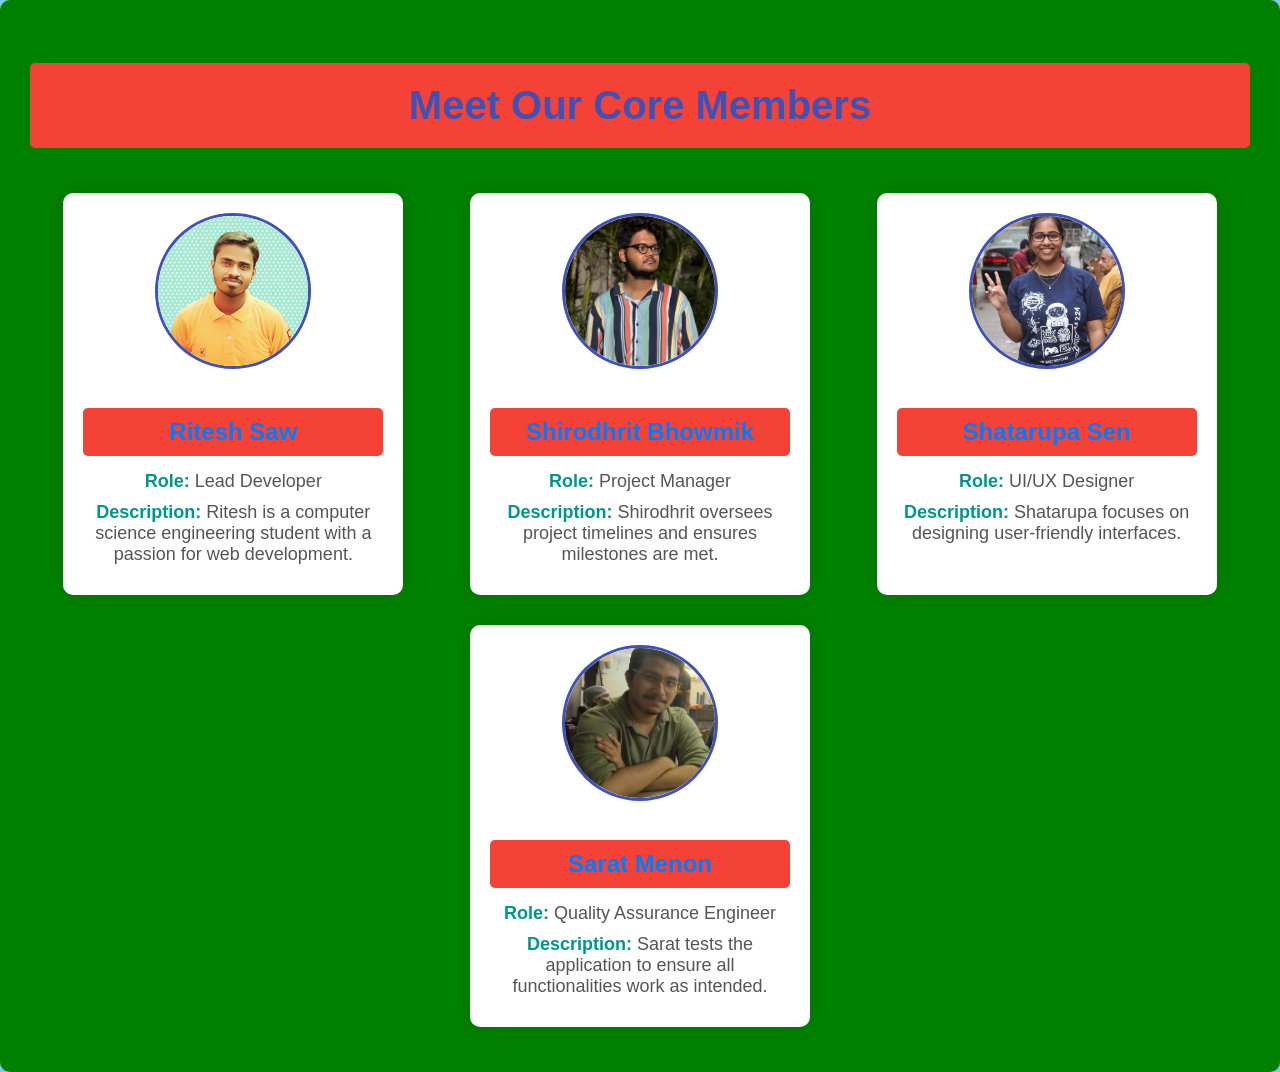
<file: core_members.html>
<!DOCTYPE html>
<html lang="en">
<head>
    <meta charset="UTF-8">
    <meta name="viewport" content="width=device-width, initial-scale=1.0">
    <title>Core Members</title>
    <link rel="stylesheet" href="styles1.css">
</head>
<body>
    <div class="container">
        <h2>Meet Our Core Members</h2>
        <div class="members">
            <div class="member">
                <img src="1728912509976.jpg" alt="Ritesh Saw" class="member-img"> <!-- Placeholder for Ritesh's image -->
                <h3>Ritesh Saw</h3>
                <p><strong>Role:</strong> Lead Developer</p>
                <p><strong>Description:</strong> Ritesh is a computer science engineering student with a passion for web development.</p>
            </div>
            <div class="member">
                <img src="shirodhrit.png" alt="Shirodhrit Bhowmik" class="member-img"> <!-- Placeholder for Aisha's image -->
                <h3>Shirodhrit Bhowmik</h3>
                <p><strong>Role:</strong> Project Manager</p>
                <p><strong>Description:</strong> Shirodhrit  oversees project timelines and ensures milestones are met.</p>
            </div>
            <div class="member">
                <img src="satarupa.jpg" alt="Shatarupa Sen" class="member-img"> <!-- Placeholder for Mohammed's image -->
                <h3>Shatarupa Sen</h3>
                <p><strong>Role:</strong> UI/UX Designer</p>
                <p><strong>Description:</strong> Shatarupa focuses on designing user-friendly interfaces.</p>
            </div>
            <div class="member">
                <img src="sarat.jpg" alt="Sarat Menon" class="member-img"> <!-- Placeholder for Sara's image -->
                <h3>Sarat Menon</h3>
                <p><strong>Role:</strong> Quality Assurance Engineer</p>
                <p><strong>Description:</strong> Sarat tests the application to ensure all functionalities work as intended.</p>
            </div>
        </div>
    </div>
    <script src="main.js"></script>
</body>
</html>
</file>
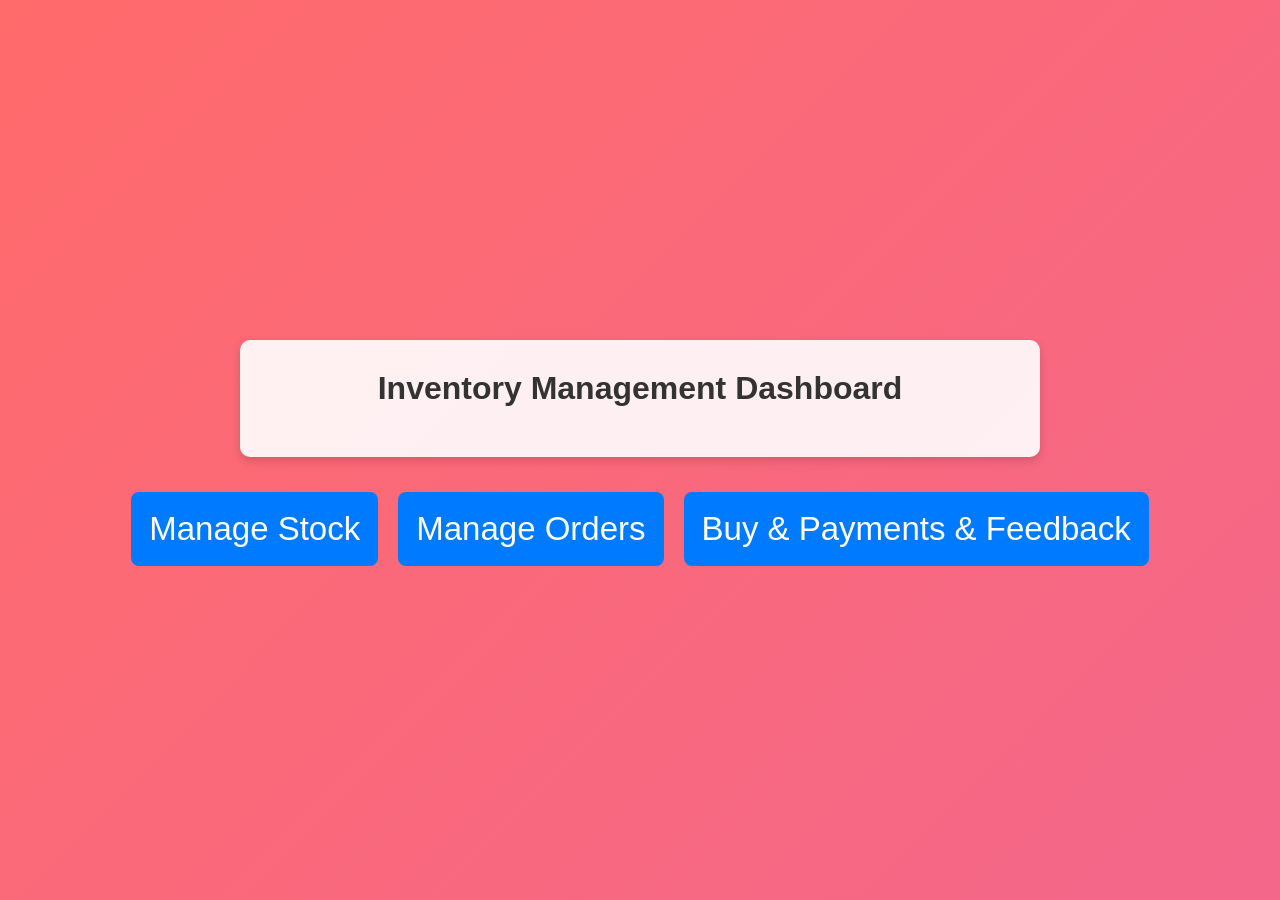
<file: dashboard.html>
<!DOCTYPE html>
<html lang="en">
<head>
    <meta charset="UTF-8">
    <meta name="viewport" content="width=device-width, initial-scale=1.0">
    <title>IMS - Dashboard</title>
    <link rel="stylesheet" href="styles.css">
</head>
<body>
    <header>
        <h1>Inventory Management Dashboard</h1>
    </header>
    <nav class="dashboard-nav">
        
        <a href="stock.html">Manage Stock</a>
        <a href="orders.html">Manage Orders</a>
        <a href="payments.html">Buy & Payments & Feedback</a>
    </nav>
</body>
</html>
</file>
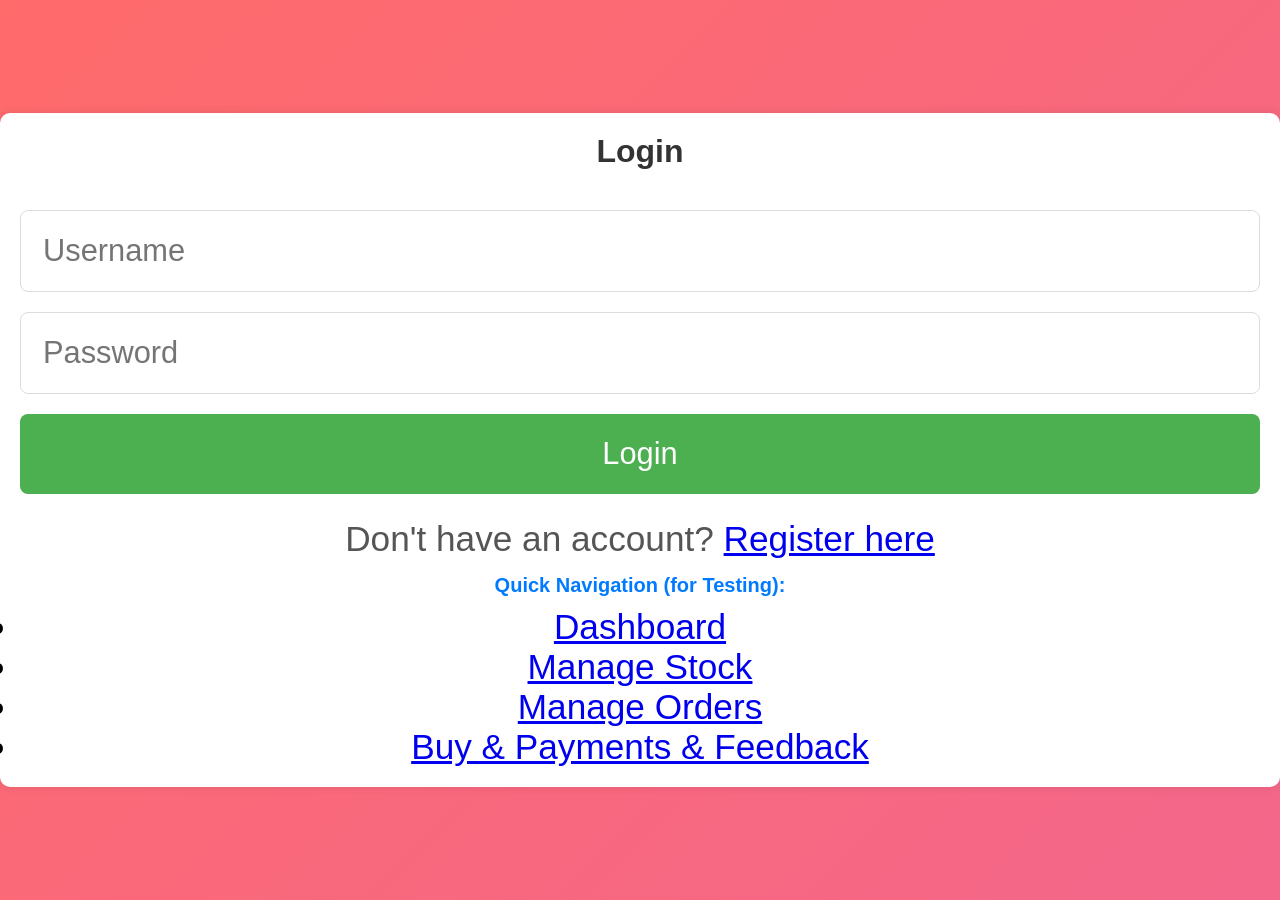
<file: login.html>
<!DOCTYPE html>
<html lang="en">
<head>
    <meta charset="UTF-8">
    <meta name="viewport" content="width=device-width, initial-scale=1.0">
    <title>IMS - Login</title>
    <link rel="stylesheet" href="styles.css">
</head>
<body>
    <div class="container">
        <form id="loginForm">
            <h2>Login</h2>
            <input type="text" placeholder="Username" id="username" required>
            <input type="password" placeholder="Password" id="password" required>
            <button type="submit">Login</button>
            <p>Don't have an account? <a href="register.html">Register here</a></p>
        </form>
        <div class="navigation-links">
            <h3>Quick Navigation (for Testing):</h3>
            <ul>
                <li><a href="dashboard.html">Dashboard</a></li>
                
                <li><a href="stock.html">Manage Stock</a></li>
                <li><a href="orders.html">Manage Orders</a></li>
                <li><a href="payments.html">Buy & Payments & Feedback </a></li>
                
            </ul>
        </div>
    </div>
    <script src="main.js"></script>
</body>
</html>
</file>
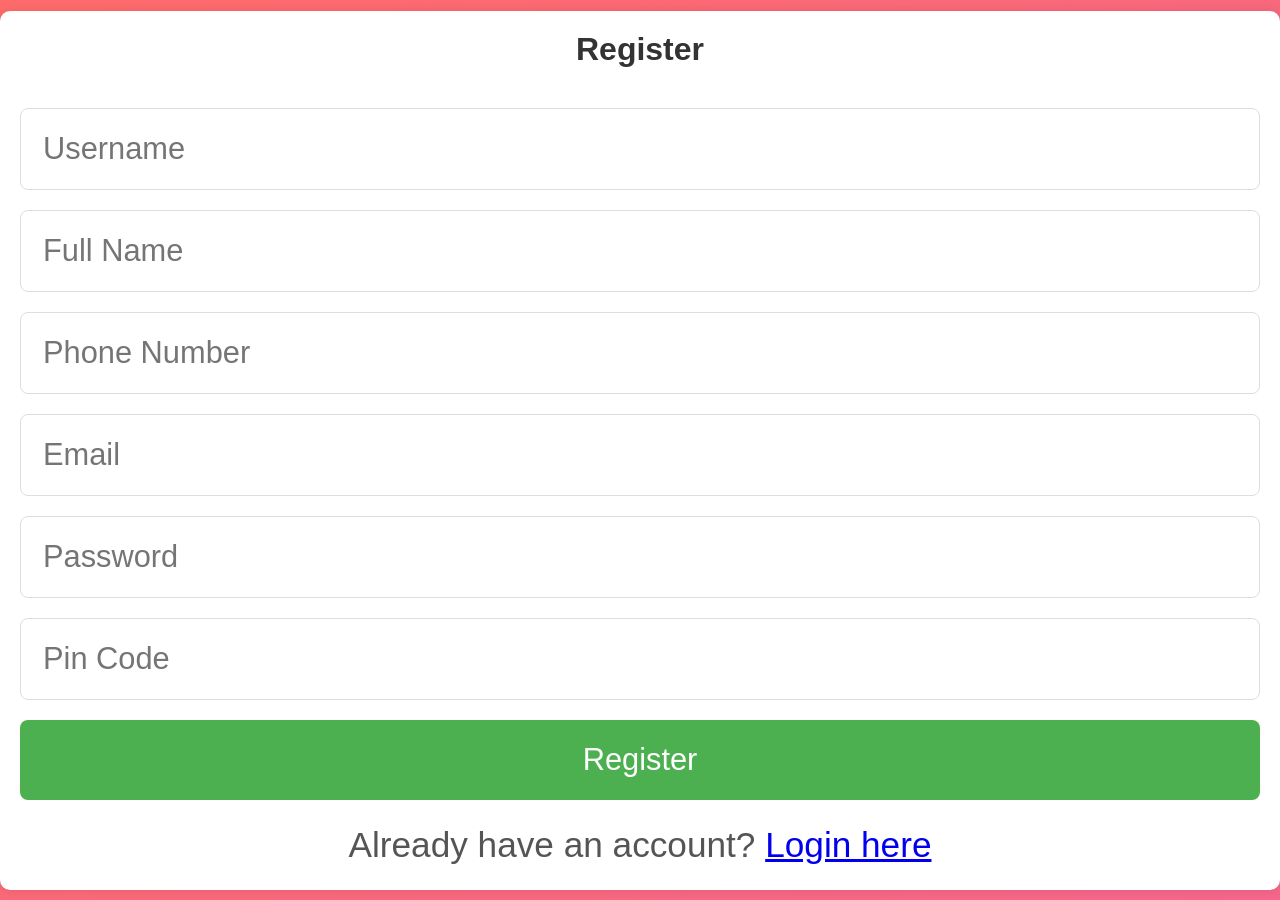
<file: register.html>
<!-- register.html -->
<!DOCTYPE html>
<html lang="en">
<head>
    <meta charset="UTF-8">
    <meta name="viewport" content="width=device-width, initial-scale=1.0">
    <title>IMS - Register</title>
    <link rel="stylesheet" href="styles.css">
</head>
<body>
    <div class="container">
        <form id="registrationForm">
            <h2>Register</h2>
            <input type="text" placeholder="Username" id="username" required>
            <input type="text" placeholder="Full Name" id="fullName" required>
            <input type="text" placeholder="Phone Number" id="phoneNumber" required>
            <input type="email" placeholder="Email" id="email" required>
            <input type="password" placeholder="Password" id="regPassword" required>
            <input type="text" placeholder="Pin Code" id="pinCode" required>
            <button type="submit">Register</button>
            <p>Already have an account? <a href="login.html">Login here</a></p>
        </form>
    </div>
    <script src="main.js"></script>
</body>
</html>
</file>
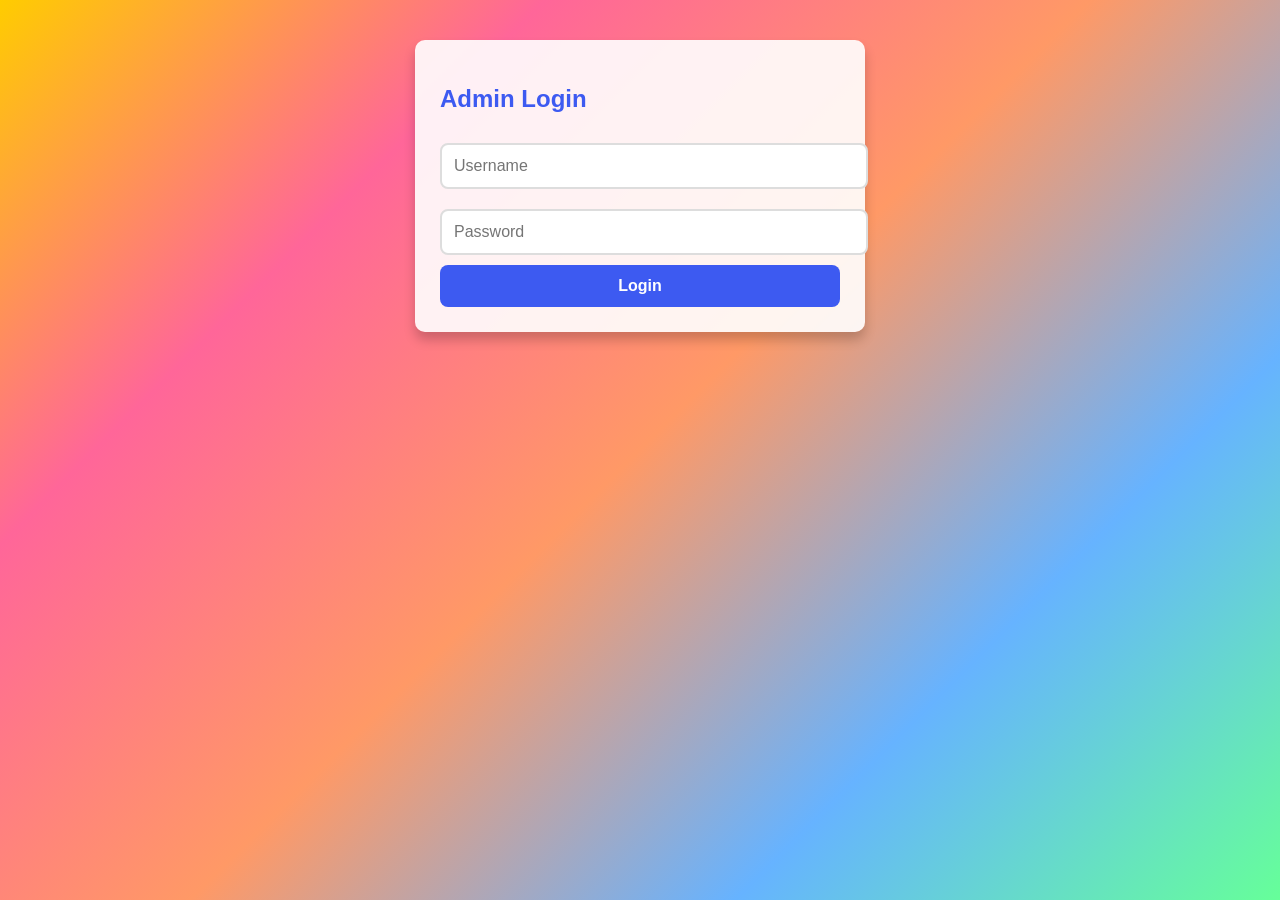
<file: stock.html>
<!DOCTYPE html>
<html lang="en">
<head>
    <meta charset="UTF-8">
    <meta name="viewport" content="width=device-width, initial-scale=1.0">
    <title>Admin Inventory Management</title>
    <link rel="stylesheet" href="styles2.css">
</head>
<body>

    <!-- Admin Login Form -->
    <div id="login-section">
        <h2>Admin Login</h2>
        <form id="login-form">
            <input type="text" id="admin-username" placeholder="Username" required>
            <input type="password" id="admin-password" placeholder="Password" required>
            <button type="submit">Login</button>
        </form>
        <div id="login-error" class="message error" style="display: none;">Incorrect username or password.</div>
    </div>

    <!-- Inventory Management Section (Initially Hidden) -->
    <section id="inventory-section" style="display: none;">
        <header>
            <h1>Inventory Management System</h1>
        </header>

        <div class="form-container">
            <h2>Add New Product</h2>
            <form id="add-product-form">
                <input type="text" id="product-name" placeholder="Product Name" required>
                <input type="number" id="product-quantity" placeholder="Quantity" required>
                <input type="number" id="product-price" placeholder="Price" required>
                <button type="submit">Add Product</button>
            </form>
        </div>

        <div class="table-container">
            <h2>Current Stock</h2>
            <table id="inventory-table">
                <thead>
                    <tr>
                        <th>Product Name</th>
                        <th>Quantity</th>
                        <th>Price</th>
                        <th>Actions</th>
                    </tr>
                </thead>
                <tbody id="inventory-body">
                    <!-- Products will be dynamically added here -->
                </tbody>
            </table>
        </div>
    </section>

    <script src="script2.js"></script>
</body>
</html>
</file>
<file: styles1.css>
body {
    font-family: Arial, sans-serif;
    margin: 0;
    padding: 0;
    background-color: skyblue;
    display: flex;
    justify-content: center;
    align-items: center;
    height: 100vh;
}

.container {
    text-align: center;
    max-width: 1500px;
    margin: auto;
    background-color: green;
    border-radius: 10px;
    padding: 30px;
    box-shadow: 0 0 20px rgba(0, 0, 0, 0.1);
}

h2 {
    margin-bottom: 30px;
    font-size: 40px;
    color: #3f51b5;
    background: #f44336;
    padding: 20px;
    border-radius: 5px;
}

.members {
    display: flex;
    flex-wrap: wrap;
    justify-content: space-around;
}

.member {
    background-color: #ffffff;
    padding: 20px;
    margin: 15px;
    width: 300px;
    box-shadow: 0 0 20px rgba(0, 0, 0, 0.1);
    border-radius: 10px;
    text-align: center;
    transition: transform 0.3s, background-color 0.3s;
}

.member:hover {
    transform: scale(1.05);
    background-color: #ffeb3b;
}

.member-img {
    width: 150px;
    height: 150px;
    border-radius: 50%;
    object-fit: cover;
    margin-bottom: 20px;
    border: 3px solid #3f51b5;
}

h3 {
    margin: 15px 0;
    font-size: 24px;
    color: #007BFF;
    background: #f44336;
    padding: 10px;
    border-radius: 5px;
}

p {
    margin: 10px 0;
    font-size: 18px;
    color: #555;
}

p strong {
    color: #009688;
}
</file>
<file: styles.css>
/* Reset */
* {
    margin: 0;
    padding: 0;
    box-sizing: border-box;
}

/* Base styling with gradient background */
body {
    font-family: Arial, sans-serif;
    font-size: 22px; /* Further increased base font size */
    display: flex;
    flex-direction: column;
    align-items: center;
    /* Gradient Background */
    background: linear-gradient(135deg, #ff6b6b, #f06595, #7b2cbf, #5a189a);
    background-size: 400% 400%;
    animation: gradientAnimation 15s ease infinite;
}

/* Animation for a shifting gradient */
@keyframes gradientAnimation {
    0% { background-position: 0% 50%; }
    50% { background-position: 100% 50%; }
    100% { background-position: 0% 50%; }
}

/* Container Styling */
.container, header {
    max-width: 700px;
    width: 100%;
    margin: 20px;
    padding: 30px; /* Increased padding */
    background-color: rgba(255, 255, 255, 0.9);
    box-shadow: 0 4px 10px rgba(0, 0, 0, 0.15);
    border-radius: 10px;
    text-align: center;
}

h1, h2, h3 {
    font-size: 2.2em; /* Larger heading font size */
}

p, li, td, th {
    font-size: 1.6em; /* Larger text size for paragraphs and table content */
}

/* Form Styling */
form {
    display: flex;
    flex-direction: column;
    gap: 20px;
}

input, button {
    padding: 22px; /* Larger padding for readability */
    font-size: 1.4em; /* Larger input and button text */
    border-radius: 8px; /* Rounded for a more modern look */
    border: 1px solid #ddd;
}

button {
    background-color: #4CAF50;
    color: white;
    border: none;
    cursor: pointer;
    transition: background-color 0.3s;
}

button:hover {
    background-color: #45a049;
}

/* Table Styling */
table {
    width: 100%;
    border-collapse: collapse;
    margin: 20px 0;
    background-color: rgba(255, 255, 255, 0.95);
    border-radius: 8px;
    overflow: hidden;
}

th, td {
    padding: 18px; /* Increased padding for table cells */
    font-size: 1.4em; /* Larger table text */
    border: 1px solid #ddd;
    text-align: center;
}

/* Navigation Links */
.dashboard-nav {
    display: flex;
    flex-direction: column;
    gap: 20px;
    padding: 15px;
}

.dashboard-nav a {
    background-color: #007bff;
    color: white;
    padding: 18px; /* Larger padding for navigation links */
    font-size: 1.5em; /* Larger navigation text */
    text-decoration: none;
    text-align: center;
    border-radius: 8px;
    transition: background-color 0.3s;
}

.dashboard-nav a:hover {
    background-color: #0056b3;
}

/* Responsive Design */
@media (min-width: 768px) {
    .container, header {
        max-width: 800px;
    }

    .dashboard-nav {
        flex-direction: row;
        justify-content: space-around;
    }

    table, th, td {
        font-size: 1.6em; /* Even larger table text on larger screens */
    }
}







body {
    font-family: Arial, sans-serif;
    margin: 0;
    padding: 0;
    background-color: #f0f0f0;
    display: flex;
    justify-content: center;
    align-items: center;
    height: 100vh;
}

.container {
    text-align: center;
    max-width: 1500px;
    margin: auto;
}

h2 {
    margin-bottom: 20px;
    font-size: 32px;
    color: #333;
}

.members {
    display: flex;
    flex-wrap: wrap;
    justify-content: space-around;
}

.member {
    background-color: #fff;
    padding: 15px;
    margin: 10px;
    width: 200px;
    box-shadow: 0 0 10px rgba(0, 0, 0, 0.1);
    border-radius: 10px;
    text-align: center;
}

.member-img {
    width: 100px;
    height: 100px;
    border-radius: 50%;
    object-fit: cover;
    margin-bottom: 10px;
}

h3 {
    margin: 10px 0;
    font-size: 20px;
    color: #007BFF;
}

p {
    margin: 5px 0;
    color: #555;
}







body {
    font-family: Arial, sans-serif;
    margin: 0;
    padding: 0;
    background-color: #f0f0f0;
    display: flex;
    justify-content: center;
    align-items: center;
    height: 100vh;
}

.container {
    text-align: center;
    background-color: #ffffff;
    padding: 20px;
    border-radius: 10px;
    box-shadow: 0 0 10px rgba(0, 0, 0, 0.1);
}

h1 {
    font-size: 32px;
    color: #333;
    margin-bottom: 20px;
}

nav ul {
    list-style: none;
    padding: 0;
}

nav ul.button-list {
    display: flex;
    justify-content: center;
    padding: 0;
    margin: 0;
}

nav ul.button-list li {
    margin: 0 10px;
}

.button {
    display: block;
    padding: 15px 25px;
    background-color: #007BFF;
    color: white;
    text-decoration: none;
    border-radius: 5px;
    transition: background-color 0.3s, transform 0.3s;
}

.button:hover {
    background-color: #0056b3;
    transform: scale(1.05);
}
</file>
<file: styles2.css>
/* General Styling */
body {
    font-family: Arial, sans-serif;
    background: linear-gradient(135deg, #FFCC00, #FF6699, #FF9966, #66B3FF, #66FF99);
    margin: 0;
    padding: 0;
    color: #333;
}
/* General Styling */
body {
    font-family: Arial, sans-serif;
    background: linear-gradient(135deg, #FFCC00, #FF6699, #FF9966, #66B3FF, #66FF99);
    margin: 0;
    padding: 0;
    color: #333;
    display: flex; /* Use flexbox for centering */
    align-items: center; /* Center vertically */
    justify-content: center; /* Center horizontally */
    height: 100vh; /* Full viewport height */
}

header {
    background: #3d5af1;
    padding: 20px;
    text-align: center;
    color: white;
    font-size: 28px;
    font-weight: bold;
}

#login-section, .form-container, .table-container {
    background: rgba(255, 255, 255, 0.9); /* Slightly transparent white */
    padding: 40px; /* Increase padding */
    border-radius: 10px;
    box-shadow: 0 8px 12px rgba(0, 0, 0, 0.2);
    max-width: 600px; /* Increase max-width */
    width: 100%; /* Full width */
    margin: 20px; /* Margin around the sections */
}

h2 {
    color: #3d5af1;
}

/* Form Inputs */
input[type="text"],
input[type="number"],
input[type="password"] {
    padding: 12px;
    margin: 15px 0; /* Increase margin */
    border: 2px solid #ddd;
    border-radius: 8px;
    width: 100%;
    transition: border-color 0.3s;
    font-size: 16px; /* Increase font size */
}

input[type="text"]:focus,
input[type="number"]:focus,
input[type="password"]:focus {
    border-color: #3d5af1;
}

/* Button Styles */
button {
    background: #3d5af1;
    color: white;
    border: none;
    padding: 12px;
    cursor: pointer;
    border-radius: 8px;
    font-weight: bold;
    transition: background-color 0.3s;
    width: 100%;
    font-size: 16px; /* Increase font size */
}

button:hover {
    background: #284b63;
}

/* Table Styling */
.table-container {
    margin-top: 20px;
}

table {
    width: 100%;
    border-collapse: collapse;
}

table, th, td {
    border: 1px solid #ddd;
    padding: 12px;
    text-align: center;
    font-size: 18px; /* Increase font size */
}

th {
    background: #3d5af1;
    color: white;
}

button.edit {
    background: #4CAF50;
    color: white;
}

button.delete {
    background: #f4511e;
    color: white;
}

/* Message Styles */
.message {
    padding: 10px;
    margin-top: 10px;
    border-radius: 5px;
    text-align: center;
    width: 100%;
}

.message.success { background: #4CAF50; color: white; }
.message.error { background: #f4511e; color: white; }
.message.info { background: #2196F3; color: white; }

.fade-out {
    opacity: 0;
    transition: opacity 0.5s ease;
}

header {
    background: #3d5af1;
    padding: 20px;
    text-align: center;
    color: white;
    font-size: 28px;
    font-weight: bold;
}

#login-section, .form-container, .table-container {
    background: rgba(255, 255, 255, 0.9); /* Slightly transparent white */
    padding: 25px;
    border-radius: 10px;
    box-shadow: 0 8px 12px rgba(0, 0, 0, 0.2);
    max-width: 400px;
    margin: auto;
    margin-top: 40px;
}

h2 {
    color: #3d5af1;
}

/* Form Inputs */
input[type="text"],
input[type="number"],
input[type="password"] {
    padding: 12px;
    margin: 10px 0;
    border: 2px solid #ddd;
    border-radius: 8px;
    width: 100%;
    transition: border-color 0.3s;
}

input[type="text"]:focus,
input[type="number"]:focus,
input[type="password"]:focus {
    border-color: #3d5af1;
}

/* Button Styles */
button {
    background: #3d5af1;
    color: white;
    border: none;
    padding: 12px;
    cursor: pointer;
    border-radius: 8px;
    font-weight: bold;
    transition: background-color 0.3s;
    width: 100%;
}

button:hover {
    background: #284b63;
}

/* Table Styling */
.table-container {
    margin-top: 20px;
}

table {
    width: 100%;
    border-collapse: collapse;
}

table, th, td {
    border: 1px solid #ddd;
    padding: 12px;
    text-align: center;
    font-size: 18px;
}

th {
    background: #3d5af1;
    color: white;
}

button.edit {
    background: #4CAF50;
    color: white;
}

button.delete {
    background: #f4511e;
    color: white;
}

/* Message Styles */
.message {
    padding: 10px;
    margin-top: 10px;
    border-radius: 5px;
    text-align: center;
    width: 100%;
}

.message.success { background: #4CAF50; color: white; }
.message.error { background: #f4511e; color: white; }
.message.info { background: #2196F3; color: white; }

.fade-out {
    opacity: 0;
    transition: opacity 0.5s ease;
}
</file>
